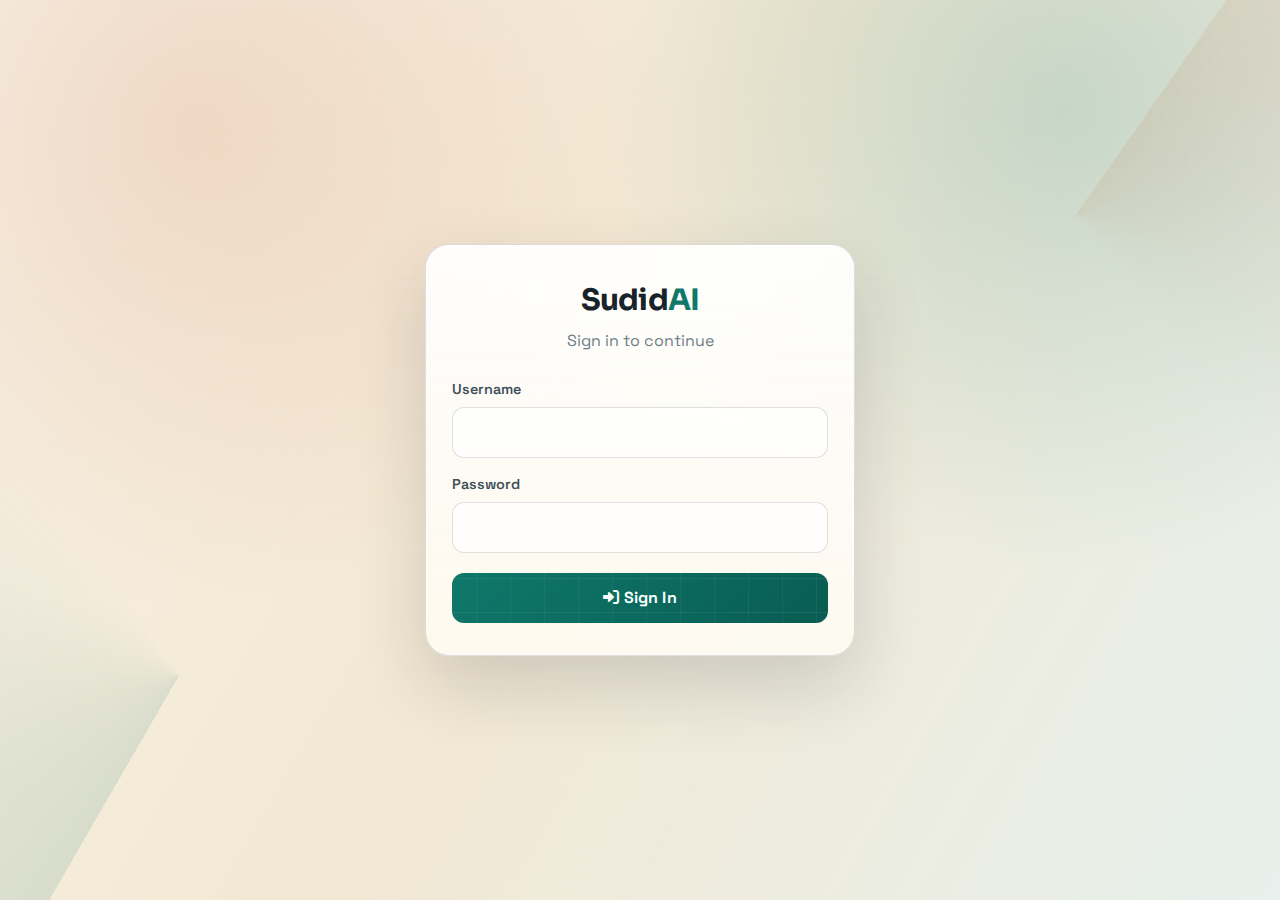
<file: admin.html>
<!DOCTYPE html>
<html lang="en">
<head>
  <meta charset="UTF-8">
  <meta name="viewport" content="width=device-width, initial-scale=1.0">
  <title>Admin Panel - Sudid AI</title>
  <link rel="icon" type="image/icon" href="assets/favicon.ico">
  <link href="https://fonts.googleapis.com/css2?family=Space+Grotesk:wght@400;500;700&family=Sora:wght@600;700&display=swap" rel="stylesheet">
  <link href="https://cdnjs.cloudflare.com/ajax/libs/font-awesome/6.0.0-beta3/css/all.min.css" rel="stylesheet">
  <link rel="stylesheet" href="assets/css/base.css">
  <link rel="stylesheet" href="assets/css/admin.css">
</head>
<body>
  <div id="admin-container">
    <div id="admin-header">
      <h1><i class="fa-solid fa-shield-halved"></i> Admin Panel</h1>
      <div class="header-actions">
        <span class="user-info" id="admin-name"></span>
        <button class="chat-btn" onclick="window.location.href='index.html'">
          <i class="fa-solid fa-comment"></i> Go to Chat
        </button>
        <button class="logout-btn" id="logout-btn">
          <i class="fa-solid fa-right-from-bracket"></i> Logout
        </button>
      </div>
    </div>

    <div class="admin-section">
      <h2><i class="fa-solid fa-user-plus"></i> Add New User</h2>
      
      <div id="success-message" class="success-message"></div>
      <div id="error-message" class="error-message-admin"></div>
      
      <form class="add-user-form" id="add-user-form">
        <input type="text" id="new-username" class="form-input" placeholder="Username" required autocomplete="username">
        <input type="password" id="new-password" class="form-input" placeholder="Password" required autocomplete="new-password">
        <button type="submit" class="add-btn">
          <i class="fa-solid fa-plus"></i> Add User
        </button>
      </form>
    </div>

    <div class="admin-section">
      <div style="display: flex; justify-content: space-between; align-items: center; margin-bottom: 1rem;">
        <h2><i class="fa-solid fa-users"></i> User Management</h2>
        <button class="refresh-btn" id="refresh-users-btn" title="Refresh user list">
          <i class="fa-solid fa-arrows-rotate"></i> Refresh
        </button>
      </div>
      
      <table class="users-table">
        <thead>
          <tr>
            <th>Username</th>
            <th>Role</th>
            <th>Created</th>
            <th>Actions</th>
          </tr>
        </thead>
        <tbody id="users-list">
          <tr>
            <td colspan="4" class="empty-state">
              <i class="fa-solid fa-spinner fa-spin"></i> Loading users...
            </td>
          </tr>
        </tbody>
      </table>
    </div>
  </div>

  <script src="scripts/admin.js"></script>
</body>
</html>
</file>
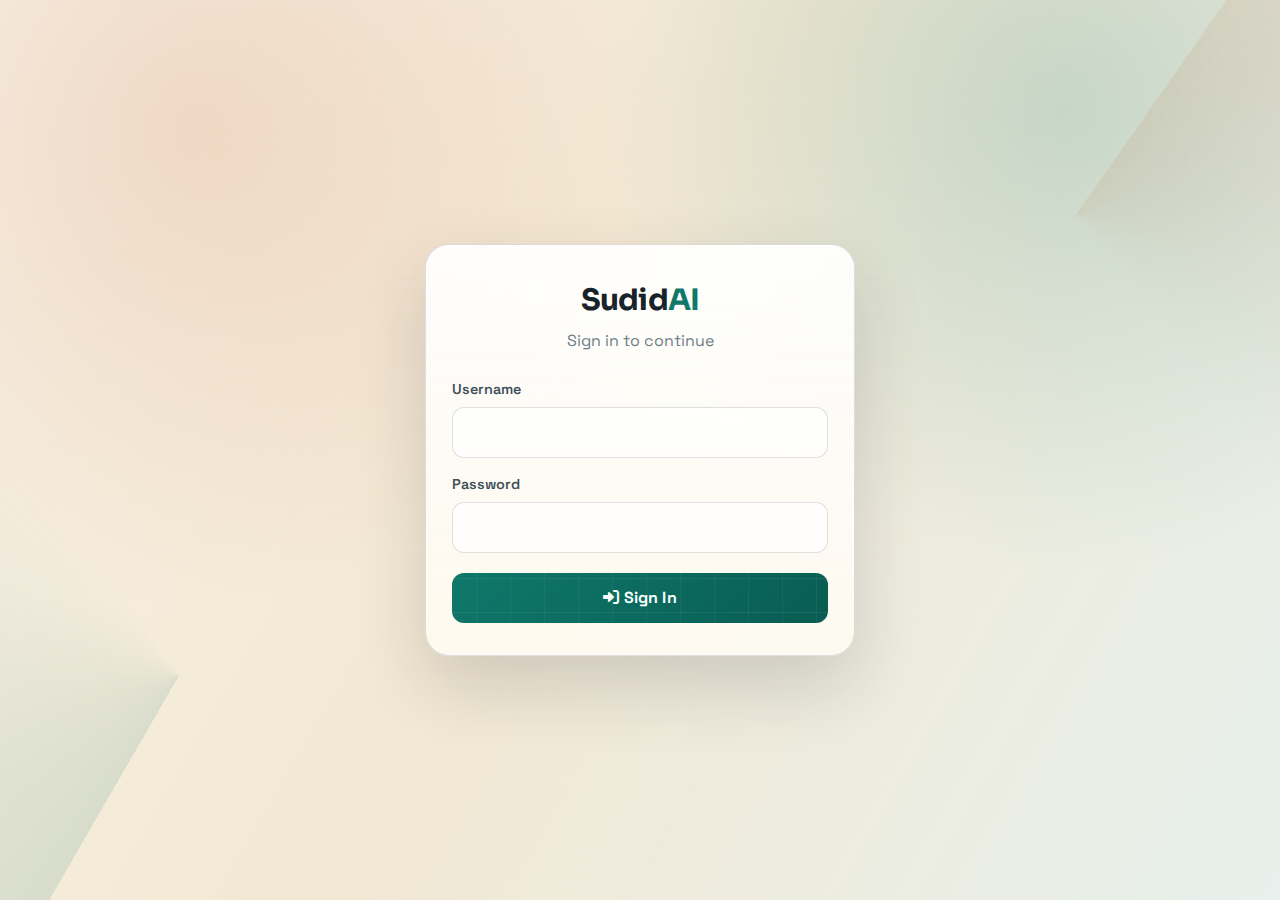
<file: login.html>
<!DOCTYPE html>
<html lang="en">
<head>
  <meta charset="UTF-8">
  <meta name="viewport" content="width=device-width, initial-scale=1.0">
  <title>Login - Sudid AI</title>
  <link rel="icon" type="image/icon" href="assets/favicon.ico">
  <link href="https://fonts.googleapis.com/css2?family=Space+Grotesk:wght@400;500;700&family=Sora:wght@600;700&display=swap" rel="stylesheet">
  <link href="https://cdnjs.cloudflare.com/ajax/libs/font-awesome/6.0.0-beta3/css/all.min.css" rel="stylesheet">
  <link rel="stylesheet" href="assets/css/base.css">
  <link rel="stylesheet" href="assets/css/login.css">
</head>
<body>
  <div id="login-container">
    <div id="login-box">
      <h1>Sudid<span class="logo-accent">AI</span></h1>
      <p class="subtitle">Sign in to continue</p>
      
      <div id="error-message" class="error-message"></div>
      
      <form class="login-form" id="login-form">
        <div class="form-group">
          <label for="username">Username</label>
          <input type="text" id="username" name="username" required autocomplete="username">
        </div>
        
        <div class="form-group">
          <label for="password">Password</label>
          <input type="password" id="password" name="password" required autocomplete="current-password">
        </div>
        
        <button type="submit" class="login-btn">
          <i class="fa-solid fa-right-to-bracket"></i> Sign In
        </button>
      </form>
    </div>
  </div>

  <script src="scripts/login.js"></script>
</body>
</html>
</file>
<file: assets/css/base.css>
/* Base Theme: Signal Atelier */

:root {
  --bg-main: #f8f3e8;
  --bg-soft: #efe4ce;
  --surface: rgba(255, 255, 255, 0.76);
  --surface-strong: #fffdf8;
  --surface-accent: #f4f8f6;

  --text-primary: #182229;
  --text-secondary: #3f5059;
  --text-muted: #6d7d86;

  --accent: #0f786a;
  --accent-hover: #095c52;
  --accent-soft: rgba(15, 120, 106, 0.14);
  --accent-2: #cb6030;
  --accent-2-soft: rgba(203, 96, 48, 0.16);

  --border: rgba(24, 34, 41, 0.14);
  --border-strong: rgba(24, 34, 41, 0.28);

  --shadow-sm: 0 6px 16px rgba(24, 34, 41, 0.08);
  --shadow: 0 20px 44px rgba(24, 34, 41, 0.12);
  --shadow-lg: 0 30px 70px rgba(24, 34, 41, 0.16);

  --radius-sm: 10px;
  --radius: 16px;
  --radius-lg: 24px;
  --radius-xl: 34px;
  --radius-pill: 999px;

  --sidebar-width: 320px;
  --topnav-height: 74px;

  --transition-fast: 160ms ease;
  --transition: 280ms cubic-bezier(0.2, 0.8, 0.2, 1);
}

*,
*::before,
*::after {
  box-sizing: border-box;
  margin: 0;
  padding: 0;
}

html {
  -webkit-text-size-adjust: 100%;
}

body {
  font-family: 'Space Grotesk', 'Segoe UI', sans-serif;
  color: var(--text-primary);
  background:
    radial-gradient(circle at 15% 14%, rgba(203, 96, 48, 0.16), transparent 36%),
    radial-gradient(circle at 83% 12%, rgba(15, 120, 106, 0.18), transparent 35%),
    linear-gradient(120deg, #f8f3e8 0%, #f3e8d3 44%, #e7f0ec 100%);
  min-height: 100vh;
  overflow: hidden;
  line-height: 1.6;
  -webkit-font-smoothing: antialiased;
  text-rendering: optimizeLegibility;
}

body::before {
  content: '';
  position: fixed;
  inset: 0;
  pointer-events: none;
  background:
    conic-gradient(from 210deg at 14% 75%, rgba(15, 120, 106, 0.12), transparent 32%),
    conic-gradient(from 35deg at 84% 24%, rgba(203, 96, 48, 0.1), transparent 30%);
  z-index: 0;
}

body::after {
  content: '';
  position: fixed;
  inset: 0;
  pointer-events: none;
  background-image:
    linear-gradient(rgba(255, 255, 255, 0.3) 1px, transparent 1px),
    linear-gradient(90deg, rgba(255, 255, 255, 0.22) 1px, transparent 1px);
  background-size: 34px 34px;
  mask-image: radial-gradient(circle at 50% 42%, black 34%, transparent 88%);
  opacity: 0.24;
  z-index: 0;
}

#app {
  position: relative;
  z-index: 1;
  display: flex;
  flex-direction: column;
  height: 100vh;
  animation: appEnter 420ms ease;
}

a,
button,
input,
textarea,
select {
  font: inherit;
  color: inherit;
}

button {
  line-height: 1;
}

.logo-accent {
  color: var(--accent);
}

:focus-visible {
  outline: 3px solid rgba(15, 120, 106, 0.28);
  outline-offset: 2px;
}

html.dark {
  --bg-main: #0f1820;
  --bg-soft: #15202a;
  --surface: rgba(24, 35, 44, 0.88);
  --surface-strong: #1d2a34;
  --surface-accent: #1a2730;

  --text-primary: #deebf0;
  --text-secondary: #a0b5bf;
  --text-muted: #718995;

  --accent: #1ba692;
  --accent-hover: #138674;
  --accent-soft: rgba(27, 166, 146, 0.2);
  --accent-2: #df7a49;
  --accent-2-soft: rgba(223, 122, 73, 0.2);

  --border: rgba(160, 181, 191, 0.2);
  --border-strong: rgba(160, 181, 191, 0.36);

  --shadow-sm: 0 6px 16px rgba(0, 0, 0, 0.34);
  --shadow: 0 20px 44px rgba(0, 0, 0, 0.46);
  --shadow-lg: 0 30px 70px rgba(0, 0, 0, 0.58);
}

html.dark body {
  background:
    radial-gradient(circle at 12% 15%, rgba(223, 122, 73, 0.11), transparent 36%),
    radial-gradient(circle at 82% 13%, rgba(27, 166, 146, 0.12), transparent 35%),
    linear-gradient(120deg, #0f1820 0%, #14212b 44%, #10211f 100%);
}

html.dark body::after {
  background-image:
    linear-gradient(rgba(255, 255, 255, 0.028) 1px, transparent 1px),
    linear-gradient(90deg, rgba(255, 255, 255, 0.02) 1px, transparent 1px);
  opacity: 0.5;
}

::selection {
  background: var(--accent-soft);
  color: var(--text-primary);
}

::-webkit-scrollbar {
  width: 10px;
  height: 10px;
}

::-webkit-scrollbar-track {
  background: transparent;
}

::-webkit-scrollbar-thumb {
  background: rgba(24, 34, 41, 0.24);
  border: 2px solid transparent;
  border-radius: 999px;
  background-clip: content-box;
}

::-webkit-scrollbar-thumb:hover {
  background: rgba(24, 34, 41, 0.42);
  background-clip: content-box;
}
</file>
<file: assets/css/admin.css>
/* Admin */

body {
  overflow-y: auto !important;
  height: auto !important;
}

#admin-container {
  width: min(1140px, 96%);
  margin: 1.2rem auto 2rem;
}

#admin-header {
  display: flex;
  align-items: center;
  justify-content: space-between;
  gap: 1rem;
  margin-bottom: 1.35rem;
  padding: 1rem 1.15rem;
  border: 1px solid var(--border);
  border-radius: var(--radius);
  background: rgba(255, 255, 255, 0.8);
  box-shadow: var(--shadow-sm);
}

#admin-header h1 {
  font-family: 'Sora', 'Space Grotesk', sans-serif;
  font-size: 1.4rem;
  letter-spacing: -0.02em;
}

.header-actions {
  display: flex;
  align-items: center;
  gap: 0.55rem;
  flex-wrap: wrap;
}

.user-info {
  border: 1px solid var(--border);
  background: rgba(255, 255, 255, 0.84);
  color: var(--text-secondary);
  border-radius: 999px;
  padding: 0.38rem 0.7rem;
  font-size: 0.84rem;
}

.logout-btn,
.chat-btn,
.refresh-btn {
  border: 1px solid var(--border);
  background: rgba(255, 255, 255, 0.82);
  color: var(--text-secondary);
  border-radius: 10px;
  padding: 0.56rem 0.78rem;
  font-weight: 600;
  cursor: pointer;
  display: inline-flex;
  align-items: center;
  gap: 0.36rem;
  transition: transform var(--transition-fast), border-color var(--transition-fast), background var(--transition-fast), color var(--transition-fast);
}

.logout-btn:hover,
.chat-btn:hover,
.refresh-btn:hover {
  background: #fff;
  border-color: var(--border-strong);
  color: var(--text-primary);
  transform: translateY(-1px);
}

.logout-btn {
  color: #a13f2c;
}

.admin-section {
  border: 1px solid var(--border);
  border-radius: var(--radius-lg);
  padding: 1.15rem;
  margin-bottom: 1rem;
  background: linear-gradient(180deg, rgba(255, 255, 255, 0.92), rgba(251, 245, 234, 0.87));
  box-shadow: var(--shadow-sm);
}

.admin-section h2 {
  font-family: 'Sora', 'Space Grotesk', sans-serif;
  font-size: 1.1rem;
  margin-bottom: 0.95rem;
  color: var(--text-primary);
}

.add-user-form {
  display: grid;
  grid-template-columns: 1fr 1fr auto;
  gap: 0.65rem;
}

.form-input {
  border: 1px solid var(--border);
  border-radius: 12px;
  background: rgba(255, 255, 255, 0.84);
  color: var(--text-primary);
  padding: 0.68rem 0.77rem;
  outline: none;
}

.form-input:focus {
  border-color: rgba(15, 120, 106, 0.45);
  box-shadow: 0 0 0 3px rgba(15, 120, 106, 0.12);
}

.add-btn {
  border: 0;
  border-radius: 12px;
  background: linear-gradient(135deg, var(--accent), var(--accent-hover));
  color: #f5fffc;
  font-weight: 700;
  padding: 0.68rem 1rem;
  cursor: pointer;
  box-shadow: 0 10px 20px rgba(15, 120, 106, 0.22);
}

.users-table {
  width: 100%;
  border-collapse: collapse;
  overflow: hidden;
  border-radius: 14px;
}

.users-table thead {
  background: rgba(15, 120, 106, 0.08);
}

.users-table th,
.users-table td {
  text-align: left;
  border-bottom: 1px solid rgba(24, 34, 41, 0.1);
  padding: 0.74rem 0.82rem;
}

.users-table th {
  font-size: 0.74rem;
  text-transform: uppercase;
  letter-spacing: 0.09em;
  color: var(--text-secondary);
}

.users-table td {
  background: rgba(255, 255, 255, 0.64);
}

.role-badge {
  display: inline-flex;
  align-items: center;
  justify-content: center;
  border-radius: 999px;
  padding: 0.18rem 0.55rem;
  font-size: 0.68rem;
  font-weight: 700;
  letter-spacing: 0.06em;
  text-transform: uppercase;
}

.role-badge.admin {
  border: 1px solid rgba(15, 120, 106, 0.4);
  color: var(--accent);
  background: rgba(15, 120, 106, 0.14);
}

.role-badge.user {
  border: 1px solid rgba(63, 80, 89, 0.34);
  color: var(--text-secondary);
  background: rgba(63, 80, 89, 0.1);
}

.delete-user-btn {
  border: 1px solid rgba(161, 63, 44, 0.4);
  background: rgba(161, 63, 44, 0.1);
  color: #963a27;
  border-radius: 8px;
  padding: 0.34rem 0.56rem;
  font-size: 0.76rem;
  font-weight: 600;
  cursor: pointer;
}

.empty-state {
  text-align: center;
  color: var(--text-muted);
}

.success-message,
.error-message-admin {
  display: none;
  margin-bottom: 0.82rem;
  border-radius: 10px;
  padding: 0.64rem 0.8rem;
  font-size: 0.9rem;
}

.success-message {
  border: 1px solid rgba(15, 120, 106, 0.36);
  background: rgba(15, 120, 106, 0.11);
  color: var(--accent);
}

.error-message-admin {
  border: 1px solid rgba(161, 63, 44, 0.36);
  background: rgba(161, 63, 44, 0.1);
  color: #963a27;
}

.success-message.show,
.error-message-admin.show {
  display: block;
}

html.dark #admin-header,
html.dark .admin-section,
html.dark .user-info,
html.dark .logout-btn,
html.dark .chat-btn,
html.dark .refresh-btn,
html.dark .form-input,
html.dark .users-table td {
  background: rgba(22, 34, 43, 0.92);
}

@media (max-width: 900px) {
  .add-user-form {
    grid-template-columns: 1fr;
  }

  #admin-header {
    flex-direction: column;
    align-items: flex-start;
  }

  .users-table {
    display: block;
    overflow-x: auto;
    white-space: nowrap;
  }
}
</file>
<file: assets/css/login.css>
/* Login Page */

#login-container {
  min-height: 100vh;
  display: flex;
  align-items: center;
  justify-content: center;
  padding: 1.2rem;
}

#login-box {
  width: min(430px, 100%);
  border: 1px solid var(--border);
  border-radius: var(--radius-lg);
  background: linear-gradient(180deg, rgba(255, 255, 255, 0.94), rgba(255, 251, 242, 0.88));
  box-shadow: var(--shadow-lg);
  padding: 2rem 1.6rem;
  animation: scaleIn 320ms ease;
}

#login-box h1 {
  margin-bottom: 0.25rem;
  text-align: center;
  font-family: 'Sora', 'Space Grotesk', sans-serif;
  letter-spacing: -0.03em;
  font-size: 1.85rem;
}

.subtitle {
  text-align: center;
  color: var(--text-muted);
  margin-bottom: 1.5rem;
}

.login-form {
  display: flex;
  flex-direction: column;
  gap: 0.95rem;
}

.form-group {
  display: flex;
  flex-direction: column;
  gap: 0.4rem;
}

.form-group label {
  color: var(--text-secondary);
  font-size: 0.9rem;
  font-weight: 600;
}

.form-group input {
  border: 1px solid var(--border);
  border-radius: 12px;
  padding: 0.72rem 0.82rem;
  font: inherit;
  background: rgba(255, 255, 255, 0.76);
  color: var(--text-primary);
  outline: none;
}

.form-group input:focus {
  border-color: rgba(15, 118, 110, 0.45);
  box-shadow: 0 0 0 3px rgba(15, 118, 110, 0.12);
}

.login-btn {
  margin-top: 0.3rem;
  border: 0;
  border-radius: 12px;
  padding: 0.78rem 0.9rem;
  font: inherit;
  font-weight: 700;
  letter-spacing: 0.01em;
  color: #f7fffd;
  background: linear-gradient(135deg, var(--accent), var(--accent-hover));
  cursor: pointer;
}

.login-btn:hover {
  filter: brightness(1.04);
}

.login-btn:disabled {
  opacity: 0.65;
  cursor: not-allowed;
}

.error-message {
  display: none;
  margin-bottom: 0.95rem;
  border-radius: 10px;
  border: 1px solid rgba(185, 67, 45, 0.38);
  background: rgba(185, 67, 45, 0.08);
  color: #8b3526;
  padding: 0.65rem 0.8rem;
  font-size: 0.9rem;
}

.error-message.show {
  display: block;
}

/* Dark mode */
html.dark #login-box {
  background: linear-gradient(180deg, rgba(20, 30, 42, 0.98), rgba(16, 26, 38, 0.96));
}

html.dark .form-group input {
  background: rgba(22, 32, 44, 0.92);
}
</file>
